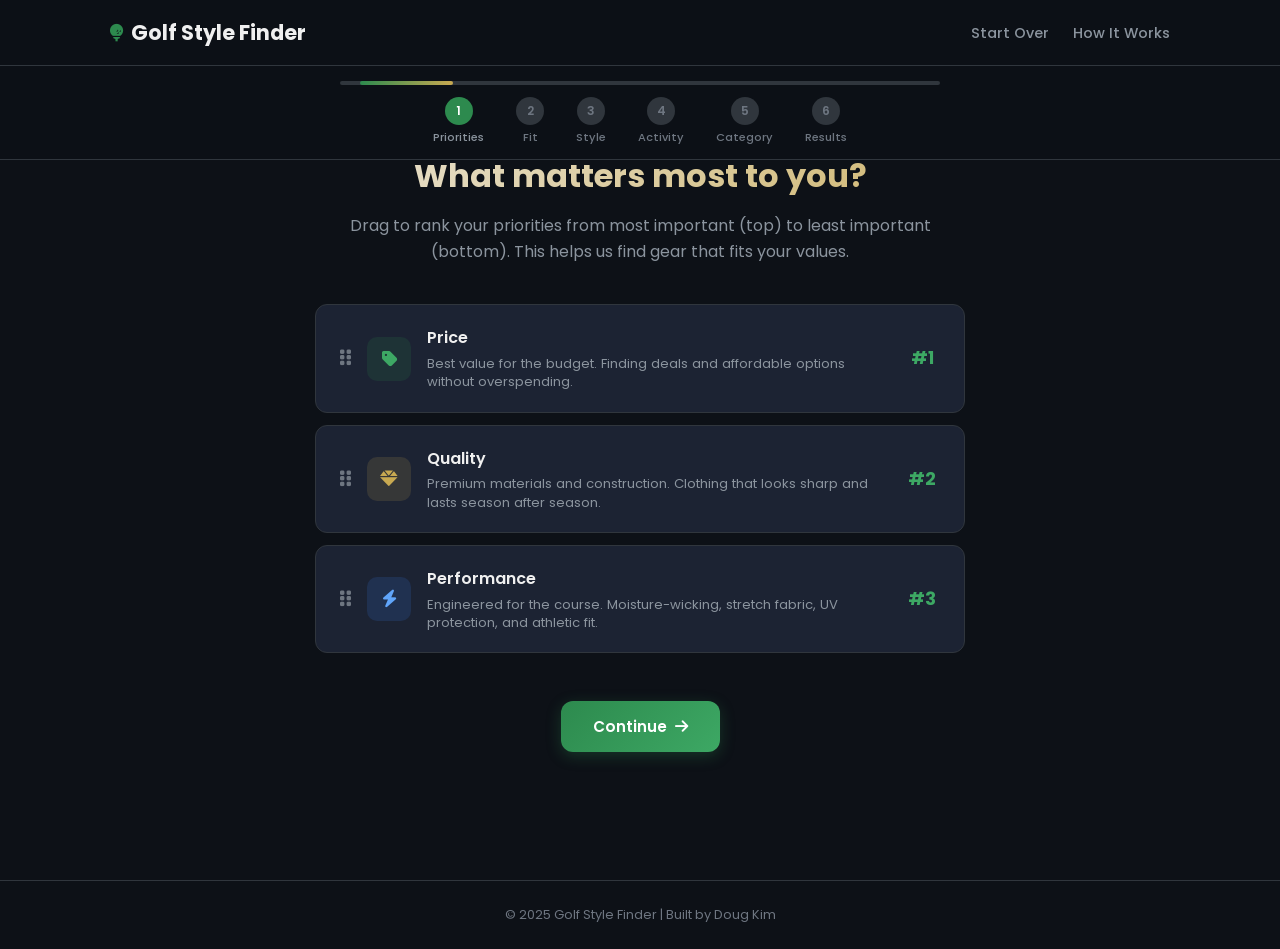
<file: golf-fashion.html>
<!DOCTYPE html>
<html lang="en">
<head>
    <meta charset="UTF-8">
    <meta name="viewport" content="width=device-width, initial-scale=1.0">
    <title>Golf Style Finder | Find Your Perfect Golf Look</title>
    <link rel="stylesheet" href="golf-fashion.css">
    <link rel="stylesheet" href="https://cdnjs.cloudflare.com/ajax/libs/font-awesome/6.0.0-beta3/css/all.min.css">
    <link rel="preconnect" href="https://fonts.googleapis.com">
    <link rel="preconnect" href="https://fonts.gstatic.com" crossorigin>
    <link href="https://fonts.googleapis.com/css2?family=Poppins:wght@300;400;500;600;700&display=swap" rel="stylesheet">
</head>
<body>
    <!-- Header -->
    <header>
        <div class="container">
            <div class="logo">
                <a href="golf-fashion.html"><i class="fas fa-golf-ball-tee"></i> Golf Style Finder</a>
            </div>
            <nav>
                <ul>
                    <li><a href="#" id="nav-restart">Start Over</a></li>
                    <li><a href="#" id="nav-about">How It Works</a></li>
                </ul>
            </nav>
            <div class="menu-toggle">
                <i class="fas fa-bars"></i>
            </div>
        </div>
    </header>

    <!-- Progress Bar -->
    <div class="progress-container">
        <div class="progress-bar">
            <div class="progress-fill" id="progressFill"></div>
        </div>
        <div class="progress-steps">
            <div class="progress-step active" data-step="1">
                <div class="step-circle">1</div>
                <span>Priorities</span>
            </div>
            <div class="progress-step" data-step="2">
                <div class="step-circle">2</div>
                <span>Fit</span>
            </div>
            <div class="progress-step" data-step="3">
                <div class="step-circle">3</div>
                <span>Style</span>
            </div>
            <div class="progress-step" data-step="4">
                <div class="step-circle">4</div>
                <span>Activity</span>
            </div>
            <div class="progress-step" data-step="5">
                <div class="step-circle">5</div>
                <span>Category</span>
            </div>
            <div class="progress-step" data-step="6">
                <div class="step-circle">6</div>
                <span>Results</span>
            </div>
        </div>
    </div>

    <!-- Main App Container -->
    <main class="app-main">

        <!-- Step 1: Priorities -->
        <section class="wizard-step active" id="step-1">
            <div class="container">
                <div class="step-header">
                    <h1>What matters most to you?</h1>
                    <p>Drag to rank your priorities from most important (top) to least important (bottom). This helps us find gear that fits your values.</p>
                </div>
                <div class="priority-ranker" id="priorityRanker">
                    <div class="priority-item" draggable="true" data-priority="price">
                        <div class="priority-handle"><i class="fas fa-grip-vertical"></i></div>
                        <div class="priority-icon"><i class="fas fa-tag"></i></div>
                        <div class="priority-info">
                            <h3>Price</h3>
                            <p>Best value for the budget. Finding deals and affordable options without overspending.</p>
                        </div>
                        <div class="priority-rank">#1</div>
                    </div>
                    <div class="priority-item" draggable="true" data-priority="quality">
                        <div class="priority-handle"><i class="fas fa-grip-vertical"></i></div>
                        <div class="priority-icon"><i class="fas fa-gem"></i></div>
                        <div class="priority-info">
                            <h3>Quality</h3>
                            <p>Premium materials and construction. Clothing that looks sharp and lasts season after season.</p>
                        </div>
                        <div class="priority-rank">#2</div>
                    </div>
                    <div class="priority-item" draggable="true" data-priority="performance">
                        <div class="priority-handle"><i class="fas fa-grip-vertical"></i></div>
                        <div class="priority-icon"><i class="fas fa-bolt"></i></div>
                        <div class="priority-info">
                            <h3>Performance</h3>
                            <p>Engineered for the course. Moisture-wicking, stretch fabric, UV protection, and athletic fit.</p>
                        </div>
                        <div class="priority-rank">#3</div>
                    </div>
                </div>
                <div class="step-actions">
                    <button class="btn primary-btn next-btn" data-next="2">Continue <i class="fas fa-arrow-right"></i></button>
                </div>
            </div>
        </section>

        <!-- Step 2: Fit Profile -->
        <section class="wizard-step" id="step-2">
            <div class="container">
                <div class="step-header">
                    <h1>Let's find your fit</h1>
                    <p>Tell us about yourself so we can recommend the right sizes and cuts.</p>
                </div>
                <div class="fit-form">
                    <div class="form-row">
                        <div class="form-field">
                            <label>Gender</label>
                            <div class="option-cards" data-field="gender">
                                <div class="option-card" data-value="mens">
                                    <i class="fas fa-mars"></i>
                                    <span>Men's</span>
                                </div>
                                <div class="option-card" data-value="womens">
                                    <i class="fas fa-venus"></i>
                                    <span>Women's</span>
                                </div>
                                <div class="option-card" data-value="unisex">
                                    <i class="fas fa-genderless"></i>
                                    <span>Unisex</span>
                                </div>
                            </div>
                        </div>
                    </div>
                    <div class="form-row two-col">
                        <div class="form-field">
                            <label for="height">Height</label>
                            <div class="input-group">
                                <select id="heightFeet" class="form-select">
                                    <option value="">Feet</option>
                                    <option value="4">4'</option>
                                    <option value="5">5'</option>
                                    <option value="6">6'</option>
                                    <option value="7">7'</option>
                                </select>
                                <select id="heightInches" class="form-select">
                                    <option value="">Inches</option>
                                    <option value="0">0"</option>
                                    <option value="1">1"</option>
                                    <option value="2">2"</option>
                                    <option value="3">3"</option>
                                    <option value="4">4"</option>
                                    <option value="5">5"</option>
                                    <option value="6">6"</option>
                                    <option value="7">7"</option>
                                    <option value="8">8"</option>
                                    <option value="9">9"</option>
                                    <option value="10">10"</option>
                                    <option value="11">11"</option>
                                </select>
                            </div>
                        </div>
                        <div class="form-field">
                            <label for="weight">Weight (lbs)</label>
                            <input type="number" id="weight" class="form-input" placeholder="e.g. 180" min="80" max="400">
                        </div>
                    </div>
                    <div class="form-row">
                        <div class="form-field">
                            <label>Preferred Fit</label>
                            <div class="option-cards" data-field="fit">
                                <div class="option-card" data-value="athletic">
                                    <i class="fas fa-person-running"></i>
                                    <span>Athletic / Slim</span>
                                    <small>Tapered, close to body</small>
                                </div>
                                <div class="option-card" data-value="regular">
                                    <i class="fas fa-person-walking"></i>
                                    <span>Regular</span>
                                    <small>Standard comfortable fit</small>
                                </div>
                                <div class="option-card" data-value="relaxed">
                                    <i class="fas fa-person"></i>
                                    <span>Relaxed</span>
                                    <small>Generous room throughout</small>
                                </div>
                            </div>
                        </div>
                    </div>
                </div>
                <div class="step-actions">
                    <button class="btn secondary-btn prev-btn" data-prev="1"><i class="fas fa-arrow-left"></i> Back</button>
                    <button class="btn primary-btn next-btn" data-next="3">Continue <i class="fas fa-arrow-right"></i></button>
                </div>
            </div>
        </section>

        <!-- Step 3: Style Preferences -->
        <section class="wizard-step" id="step-3">
            <div class="container">
                <div class="step-header">
                    <h1>What's your style on the course?</h1>
                    <p>Select the aesthetic that best matches your vibe. Pick one or multiple.</p>
                </div>
                <div class="style-grid" data-field="style">
                    <div class="style-card" data-value="classic">
                        <div class="style-visual classic-visual">
                            <i class="fas fa-crown"></i>
                        </div>
                        <h3>Classic / Traditional</h3>
                        <p>Timeless polo-and-slacks look. Think Augusta, clean lines, and refined colors.</p>
                        <div class="style-colors">
                            <span class="color-dot" style="background:#1a3a5c"></span>
                            <span class="color-dot" style="background:#ffffff"></span>
                            <span class="color-dot" style="background:#8b4513"></span>
                            <span class="color-dot" style="background:#2d5016"></span>
                        </div>
                    </div>
                    <div class="style-card" data-value="modern">
                        <div class="style-visual modern-visual">
                            <i class="fas fa-wand-magic-sparkles"></i>
                        </div>
                        <h3>Modern / Trendy</h3>
                        <p>Contemporary golf fashion. Slim fits, neutral tones, and elevated street-style influence.</p>
                        <div class="style-colors">
                            <span class="color-dot" style="background:#333333"></span>
                            <span class="color-dot" style="background:#c9b99a"></span>
                            <span class="color-dot" style="background:#5c6b73"></span>
                            <span class="color-dot" style="background:#f5f0e8"></span>
                        </div>
                    </div>
                    <div class="style-card" data-value="athletic">
                        <div class="style-visual athletic-visual">
                            <i class="fas fa-dumbbell"></i>
                        </div>
                        <h3>Athletic / Sporty</h3>
                        <p>Performance-first gear. Stretch fabrics, moisture management, and sport-tech looks.</p>
                        <div class="style-colors">
                            <span class="color-dot" style="background:#0057b8"></span>
                            <span class="color-dot" style="background:#ff4444"></span>
                            <span class="color-dot" style="background:#222222"></span>
                            <span class="color-dot" style="background:#00b894"></span>
                        </div>
                    </div>
                    <div class="style-card" data-value="bold">
                        <div class="style-visual bold-visual">
                            <i class="fas fa-fire"></i>
                        </div>
                        <h3>Bold / Statement</h3>
                        <p>Stand out on the course. Loud patterns, vibrant colors, and unique prints.</p>
                        <div class="style-colors">
                            <span class="color-dot" style="background:#ff6b35"></span>
                            <span class="color-dot" style="background:#f72585"></span>
                            <span class="color-dot" style="background:#7209b7"></span>
                            <span class="color-dot" style="background:#ffd60a"></span>
                        </div>
                    </div>
                </div>
                <div class="step-actions">
                    <button class="btn secondary-btn prev-btn" data-prev="2"><i class="fas fa-arrow-left"></i> Back</button>
                    <button class="btn primary-btn next-btn" data-next="4">Continue <i class="fas fa-arrow-right"></i></button>
                </div>
            </div>
        </section>

        <!-- Step 4: Athletic / Activity Requirements -->
        <section class="wizard-step" id="step-4">
            <div class="container">
                <div class="step-header">
                    <h1>How do you play?</h1>
                    <p>Your on-course activity shapes what fabrics and features work best.</p>
                </div>
                <div class="activity-form">
                    <div class="form-row">
                        <div class="form-field">
                            <label>How do you get around the course?</label>
                            <div class="option-cards" data-field="transport">
                                <div class="option-card" data-value="walk">
                                    <i class="fas fa-person-walking"></i>
                                    <span>Walk</span>
                                    <small>Need breathable, lightweight gear</small>
                                </div>
                                <div class="option-card" data-value="cart">
                                    <i class="fas fa-car-side"></i>
                                    <span>Cart</span>
                                    <small>Comfort is key</small>
                                </div>
                                <div class="option-card" data-value="both">
                                    <i class="fas fa-shuffle"></i>
                                    <span>Both</span>
                                    <small>Versatile all-around gear</small>
                                </div>
                            </div>
                        </div>
                    </div>
                    <div class="form-row">
                        <div class="form-field">
                            <label>What weather do you typically play in? (Select all that apply)</label>
                            <div class="option-cards multi-select" data-field="weather">
                                <div class="option-card" data-value="hot">
                                    <i class="fas fa-sun"></i>
                                    <span>Hot / Humid</span>
                                </div>
                                <div class="option-card" data-value="mild">
                                    <i class="fas fa-cloud-sun"></i>
                                    <span>Mild / Temperate</span>
                                </div>
                                <div class="option-card" data-value="cold">
                                    <i class="fas fa-snowflake"></i>
                                    <span>Cool / Cold</span>
                                </div>
                                <div class="option-card" data-value="rain">
                                    <i class="fas fa-cloud-rain"></i>
                                    <span>Rainy / Wet</span>
                                </div>
                            </div>
                        </div>
                    </div>
                    <div class="form-row">
                        <div class="form-field">
                            <label>How important is swing flexibility?</label>
                            <div class="range-slider">
                                <input type="range" id="flexibility" min="1" max="5" value="3" class="slider">
                                <div class="range-labels">
                                    <span>Not a concern</span>
                                    <span>Somewhat</span>
                                    <span>Critical</span>
                                </div>
                            </div>
                        </div>
                    </div>
                    <div class="form-row">
                        <div class="form-field">
                            <label>Any special feature needs? (Select all that apply)</label>
                            <div class="option-cards multi-select small-cards" data-field="features">
                                <div class="option-card" data-value="uv">
                                    <i class="fas fa-shield-halved"></i>
                                    <span>UV Protection</span>
                                </div>
                                <div class="option-card" data-value="moisture">
                                    <i class="fas fa-droplet"></i>
                                    <span>Moisture Wicking</span>
                                </div>
                                <div class="option-card" data-value="stretch">
                                    <i class="fas fa-expand"></i>
                                    <span>4-Way Stretch</span>
                                </div>
                                <div class="option-card" data-value="pockets">
                                    <i class="fas fa-box-open"></i>
                                    <span>Extra Pockets</span>
                                </div>
                                <div class="option-card" data-value="waterproof">
                                    <i class="fas fa-umbrella"></i>
                                    <span>Waterproof</span>
                                </div>
                                <div class="option-card" data-value="odor">
                                    <i class="fas fa-wind"></i>
                                    <span>Odor Resistant</span>
                                </div>
                            </div>
                        </div>
                    </div>
                </div>
                <div class="step-actions">
                    <button class="btn secondary-btn prev-btn" data-prev="3"><i class="fas fa-arrow-left"></i> Back</button>
                    <button class="btn primary-btn next-btn" data-next="5">Continue <i class="fas fa-arrow-right"></i></button>
                </div>
            </div>
        </section>

        <!-- Step 5: Category Selection -->
        <section class="wizard-step" id="step-5">
            <div class="container">
                <div class="step-header">
                    <h1>What are you shopping for?</h1>
                    <p>Select the categories you want recommendations for.</p>
                </div>
                <div class="category-grid" data-field="categories">
                    <div class="category-card" data-value="polos">
                        <div class="category-icon"><i class="fas fa-shirt"></i></div>
                        <h3>Polos</h3>
                        <p>The golf essential</p>
                    </div>
                    <div class="category-card" data-value="pants">
                        <div class="category-icon"><i class="fas fa-user-tie"></i></div>
                        <h3>Pants</h3>
                        <p>Full-length bottoms</p>
                    </div>
                    <div class="category-card" data-value="shorts">
                        <div class="category-icon"><i class="fas fa-scissors"></i></div>
                        <h3>Shorts</h3>
                        <p>Warm weather staple</p>
                    </div>
                    <div class="category-card" data-value="outerwear">
                        <div class="category-icon"><i class="fas fa-vest-patches"></i></div>
                        <h3>Outerwear</h3>
                        <p>Jackets, vests & layers</p>
                    </div>
                    <div class="category-card" data-value="shoes">
                        <div class="category-icon"><i class="fas fa-shoe-prints"></i></div>
                        <h3>Shoes</h3>
                        <p>Spikes & spikeless</p>
                    </div>
                    <div class="category-card" data-value="hats">
                        <div class="category-icon"><i class="fas fa-hat-cowboy"></i></div>
                        <h3>Hats</h3>
                        <p>Caps, visors & buckets</p>
                    </div>
                    <div class="category-card" data-value="baselayers">
                        <div class="category-icon"><i class="fas fa-layer-group"></i></div>
                        <h3>Base Layers</h3>
                        <p>Under-shirt performance</p>
                    </div>
                    <div class="category-card" data-value="accessories">
                        <div class="category-icon"><i class="fas fa-mitten"></i></div>
                        <h3>Accessories</h3>
                        <p>Gloves, belts & socks</p>
                    </div>
                </div>
                <div class="step-actions">
                    <button class="btn secondary-btn prev-btn" data-prev="4"><i class="fas fa-arrow-left"></i> Back</button>
                    <button class="btn primary-btn next-btn" id="findResultsBtn" data-next="6">Find My Gear <i class="fas fa-magnifying-glass"></i></button>
                </div>
            </div>
        </section>

        <!-- Step 6: Results -->
        <section class="wizard-step" id="step-6">
            <div class="container">
                <div class="step-header">
                    <h1>Your Personalized Picks</h1>
                    <p id="results-summary"></p>
                </div>

                <!-- Profile Summary Card -->
                <div class="profile-summary" id="profileSummary">
                    <!-- Populated by JS -->
                </div>

                <!-- Results Controls -->
                <div class="results-controls">
                    <div class="results-sort">
                        <label for="sortBy">Sort by:</label>
                        <select id="sortBy" class="form-select">
                            <option value="best-match">Best Match</option>
                            <option value="price-low">Price: Low to High</option>
                            <option value="price-high">Price: High to Low</option>
                            <option value="rating">Highest Rated</option>
                        </select>
                    </div>
                    <div class="results-count" id="resultsCount"></div>
                </div>

                <!-- Results Grid -->
                <div class="results-grid" id="resultsGrid">
                    <!-- Populated by JS -->
                </div>

                <div class="step-actions">
                    <button class="btn secondary-btn prev-btn" data-prev="5"><i class="fas fa-arrow-left"></i> Refine Selections</button>
                    <button class="btn primary-btn" id="restartBtn">Start Over <i class="fas fa-rotate-right"></i></button>
                </div>
            </div>
        </section>

    </main>

    <!-- Footer -->
    <footer>
        <div class="container">
            <p>&copy; 2025 Golf Style Finder | Built by Doug Kim</p>
        </div>
    </footer>

    <script src="golf-fashion.js"></script>
</body>
</html>
</file>
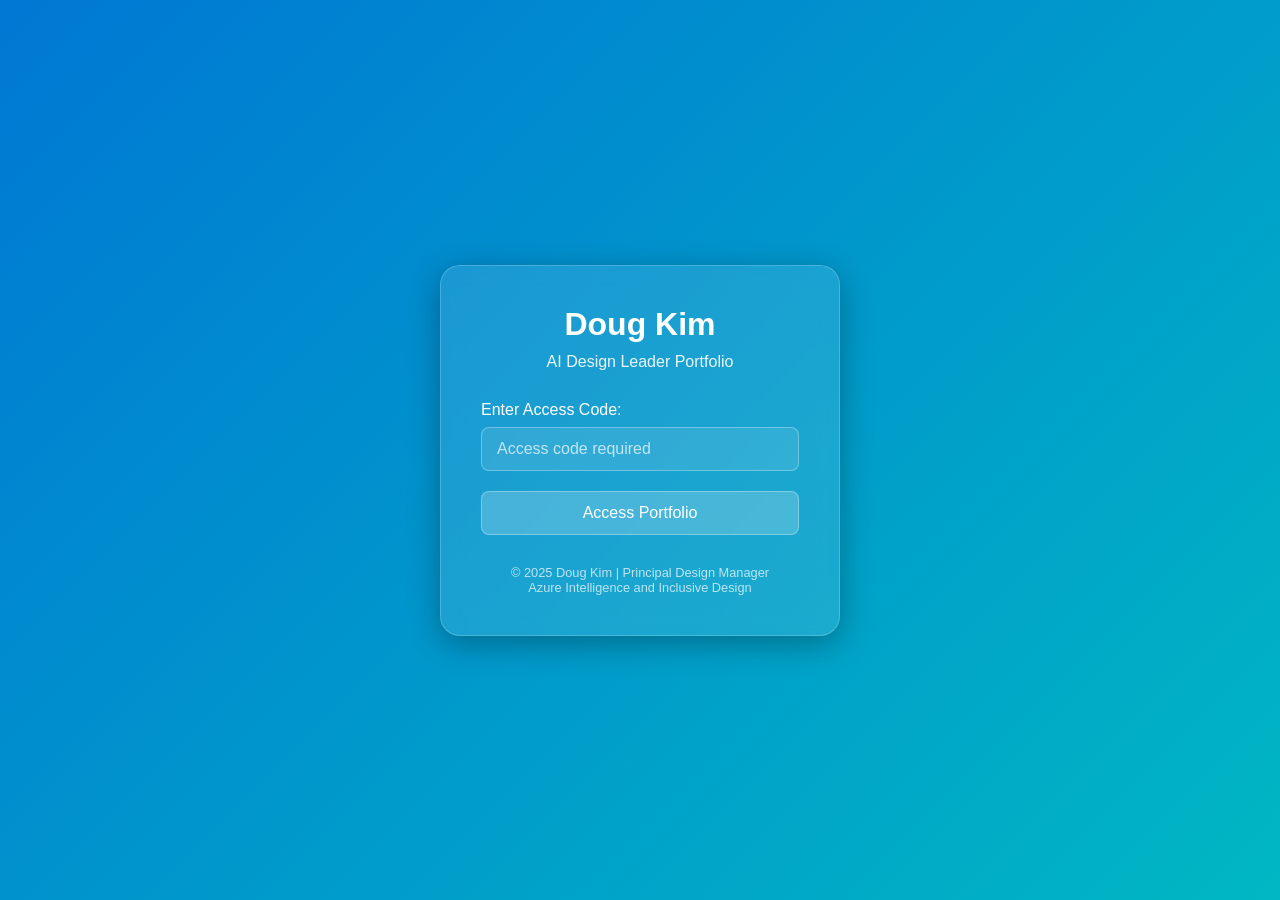
<file: inclusive-design.html>
<!DOCTYPE html>
<html lang="en">
<head>
    <meta charset="UTF-8">
    <meta name="viewport" content="width=device-width, initial-scale=1.0">
    <title>Microsoft Inclusive Design | Doug Kim Portfolio</title>
    <link rel="stylesheet" href="styles.css">
    <link rel="stylesheet" href="https://cdnjs.cloudflare.com/ajax/libs/font-awesome/6.0.0-beta3/css/all.min.css">
    <link rel="preconnect" href="https://fonts.googleapis.com">
    <link rel="preconnect" href="https://fonts.gstatic.com" crossorigin>
    <link href="https://fonts.googleapis.com/css2?family=Poppins:wght@300;400;500;600;700&display=swap" rel="stylesheet">
</head>
<body>
    <!-- Header -->
    <header>
        <div class="container">
            <div class="logo">
                <a href="index.html">Doug Kim</a>
            </div>
            <nav>
                <ul>
                    <li><a href="index.html#about">About</a></li>
                    <li><a href="index.html#portfolio">Portfolio</a></li>
                    <li><a href="index.html#experience">Experience</a></li>
                    <li><a href="index.html#publications">Publications</a></li>
                    <li><a href="index.html#contact">Contact</a></li>
                </ul>
            </nav>
            <div class="menu-toggle">
                <i class="fas fa-bars"></i>
            </div>
        </div>
    </header>

    <!-- Project Hero Section -->
    <section class="project-hero" style="background: linear-gradient(135deg, #00a4bd, #6c5ce7);">
        <div class="container">
            <div class="project-hero-content">
                <h1>Microsoft Inclusive Design</h1>
                <div class="separator"></div>
                <p>A methodology that enables and draws on the full range of human diversity</p>
            </div>
        </div>
    </section>

    <!-- Project Overview -->
    <section class="project-overview">
        <div class="container">
            <div class="section-header">
                <h2>Project Overview</h2>
                <div class="separator"></div>
            </div>
            <div class="project-overview-content">
                <div class="project-overview-text">
                    <p>Microsoft Inclusive Design is a methodology born out of digital environments that enables and draws on the full range of human diversity. Most importantly, this means including and learning from people with a range of perspectives.</p>
                    <p>As a key contributor to Microsoft's Inclusive Design initiatives, I helped develop principles, tools, and resources that guide teams in creating more accessible and inclusive products. This work has influenced design practices across Microsoft and beyond, helping to ensure that technology serves the needs of all users, regardless of their abilities or circumstances.</p>
                </div>
                <div class="project-overview-details">
                    <div class="project-detail">
                        <h3>Role</h3>
                        <p>Content Design Leader</p>
                    </div>
                    <div class="project-detail">
                        <h3>Timeline</h3>
                        <p>2016 - Present</p>
                    </div>
                    <div class="project-detail">
                        <h3>Team</h3>
                        <p>Design, Research, Content, Accessibility</p>
                    </div>
                </div>
            </div>
        </div>
    </section>

    <!-- Project Resources -->
    <section class="project-videos">
        <div class="container">
            <div class="section-header">
                <h2>Key Resources</h2>
                <div class="separator"></div>
                <p>Explore these essential tools and guides for implementing inclusive design</p>
            </div>
            <div class="video-grid">
                <div class="video-item">
                    <div class="video-container" style="background: linear-gradient(135deg, #00a4bd, #00d4ff); display: flex; align-items: center; justify-content: center;">
                        <img src="https://inclusive.microsoft.design/static/images/inclusive-ai-hero.svg" alt="In Pursuit of Inclusive AI" style="width: 60%; height: auto;">
                    </div>
                    <div class="video-info">
                        <h3>In Pursuit of Inclusive AI</h3>
                        <p>This primer helps teams understand how bias affects artificial intelligence and provides guidance on creating more inclusive AI systems that serve diverse user needs.</p>
                        <a href="https://inclusive.microsoft.design/tools-and-activities/" class="btn secondary-btn" target="_blank">View Resource</a>
                    </div>
                </div>
                <div class="video-item">
                    <div class="video-container" style="background: linear-gradient(135deg, #00b894, #55efc4); display: flex; align-items: center; justify-content: center;">
                        <img src="https://inclusive.microsoft.design/static/images/inclusive-cognition-hero.svg" alt="Inclusive Design for Cognition" style="width: 60%; height: auto;">
                    </div>
                    <div class="video-info">
                        <h3>Inclusive Design for Cognition</h3>
                        <p>This guidebook introduces inclusive design for cognition, helping teams build products that account for the amazing diversity of human cognitive abilities and limitations.</p>
                        <a href="https://inclusive.microsoft.design/tools-and-activities/" class="btn secondary-btn" target="_blank">View Resource</a>
                    </div>
                </div>
                <div class="video-item">
                    <div class="video-container" style="background: linear-gradient(135deg, #6c5ce7, #a29bfe); display: flex; align-items: center; justify-content: center;">
                        <img src="https://inclusive.microsoft.design/static/images/respecting-focus-hero.svg" alt="Respecting Focus" style="width: 60%; height: auto;">
                    </div>
                    <div class="video-info">
                        <h3>Respecting Focus</h3>
                        <p>This behavior guide for intelligent systems helps designers create experiences that respect user attention and focus, particularly important in an age of constant digital interruptions.</p>
                        <a href="https://inclusive.microsoft.design/tools-and-activities/" class="btn secondary-btn" target="_blank">View Resource</a>
                    </div>
                </div>
            </div>
        </div>
    </section>

    <!-- Design Process -->
    <section class="design-process">
        <div class="container">
            <div class="section-header">
                <h2>Inclusive Design Principles</h2>
                <div class="separator"></div>
            </div>
            <div class="process-steps">
                <div class="process-step">
                    <div class="step-number">01</div>
                    <h3>Recognize Exclusion</h3>
                    <p>We acknowledge bias and recognize exclusions that happen because of mismatches between people and experiences. By identifying these exclusions, we can turn them into opportunities for innovation.</p>
                </div>
                <div class="process-step">
                    <div class="step-number">02</div>
                    <h3>Learn from Diversity</h3>
                    <p>Inclusive Design puts people in the center throughout the process. Their fresh, diverse perspectives are the key to true insight. We engage with people who have different perspectives to learn from their experiences.</p>
                </div>
                <div class="process-step">
                    <div class="step-number">03</div>
                    <h3>Solve for One, Extend to Many</h3>
                    <p>Everyone has abilities and limits. Creating products for people with permanent disabilities creates results that benefit everyone. Solutions that work well for people with permanent disabilities often work well for everyone.</p>
                </div>
                <div class="process-step">
                    <div class="step-number">04</div>
                    <h3>Inclusive Design is for You</h3>
                    <p>Whether you're a program manager, engineer, data scientist, designer, or anyone else who helps create products and services, Inclusive Design is a practice you can follow to create more accessible and usable solutions.</p>
                </div>
            </div>
        </div>
    </section>

    <!-- Challenges & Solutions -->
    <section class="challenges-solutions">
        <div class="container">
            <div class="section-header">
                <h2>Challenges & Solutions</h2>
                <div class="separator"></div>
            </div>
            <div class="challenges-grid">
                <div class="challenge-item">
                    <h3>Cognitive Accessibility</h3>
                    <p><strong>Challenge:</strong> Many digital experiences fail to account for the diversity of human cognition, creating barriers for users with different cognitive abilities.</p>
                    <p><strong>Solution:</strong> We developed the Inclusive Design for Cognition framework to help teams understand and design for cognitive diversity, including attention, memory, and executive function.</p>
                </div>
                <div class="challenge-item">
                    <h3>AI Bias</h3>
                    <p><strong>Challenge:</strong> AI systems often reflect and amplify existing biases, leading to exclusionary experiences for marginalized groups.</p>
                    <p><strong>Solution:</strong> Our "In Pursuit of Inclusive AI" primer provides guidance on recognizing and mitigating bias in AI systems, helping teams create more equitable AI experiences.</p>
                </div>
                <div class="challenge-item">
                    <h3>Digital Interruptions</h3>
                    <p><strong>Challenge:</strong> Modern digital experiences frequently interrupt users, creating particular challenges for people with attention-related disabilities.</p>
                    <p><strong>Solution:</strong> The "Respecting Focus" guide helps teams design intelligent systems that respect user attention and minimize disruptive interruptions.</p>
                </div>
                <div class="challenge-item">
                    <h3>Physical Accessibility</h3>
                    <p><strong>Challenge:</strong> Physical products often have fixed forms that don't accommodate the full range of human abilities and body types.</p>
                    <p><strong>Solution:</strong> Our "Devices, Accessories, and Augmentations" resource guides teams in designing adjustable and adaptable physical products that meet diverse needs.</p>
                </div>
            </div>
        </div>
    </section>

    <!-- Results & Impact -->
    <section class="results-impact">
        <div class="container">
            <div class="section-header">
                <h2>Results & Impact</h2>
                <div class="separator"></div>
            </div>
            <div class="results-content">
                <div class="result-item">
                    <div class="result-icon">
                        <i class="fas fa-award"></i>
                    </div>
                    <h3>Industry Recognition</h3>
                    <p>The Inclusive Design Principles won the 2017 IXDA Best of Empowering category award, establishing Microsoft as a leader in inclusive design.</p>
                </div>
                <div class="result-item">
                    <div class="result-icon">
                        <i class="fas fa-globe"></i>
                    </div>
                    <h3>Global Adoption</h3>
                    <p>Microsoft's Inclusive Design methodology has been adopted by organizations worldwide, influencing product development across industries.</p>
                </div>
                <div class="result-item">
                    <div class="result-icon">
                        <i class="fas fa-users"></i>
                    </div>
                    <h3>Cultural Shift</h3>
                    <p>The principles have driven a cultural shift within Microsoft, with inclusive design practices now integrated into product development processes across the company.</p>
                </div>
                <div class="result-item">
                    <div class="result-icon">
                        <i class="fas fa-universal-access"></i>
                    </div>
                    <h3>More Accessible Products</h3>
                    <p>Microsoft products have become more accessible and usable for people with diverse abilities, leading to improved experiences for all users.</p>
                </div>
            </div>
        </div>
    </section>

    <!-- Additional Resources -->
    <section class="design-process">
        <div class="container">
            <div class="section-header">
                <h2>Additional Resources</h2>
                <div class="separator"></div>
            </div>
            <div class="process-steps" style="display: grid; grid-template-columns: repeat(2, 1fr); gap: 30px;">
                <div class="challenge-item">
                    <h3>Inclusive 101 Guidebook</h3>
                    <p>A comprehensive introduction to the world of inclusive design. Learn the basics and shift your design thinking toward universal solutions.</p>
                    <a href="https://inclusive.microsoft.design/tools-and-activities/" class="btn secondary-btn" target="_blank" style="margin-top: 15px;">Access Resource</a>
                </div>
                <div class="challenge-item">
                    <h3>Inclusive Design for Mental Health</h3>
                    <p>This guide extends our cognitive framework into mental health and how to respect it in product experiences.</p>
                    <a href="https://inclusive.microsoft.design/tools-and-activities/" class="btn secondary-btn" target="_blank" style="margin-top: 15px;">Access Resource</a>
                </div>
                <div class="challenge-item">
                    <h3>Case Studies: Creating for Cognition</h3>
                    <p>Browse our curated selection of stories about how employees and customers reduced cognitive exclusion in their products.</p>
                    <a href="https://inclusive.microsoft.design/tools-and-activities/" class="btn secondary-btn" target="_blank" style="margin-top: 15px;">Access Resource</a>
                </div>
                <div class="challenge-item">
                    <h3>Inclusive Design for Cognition Worksheet</h3>
                    <p>This worksheet is a step-by-step process on integrating inclusive design for cognition methodology into your creation process.</p>
                    <a href="https://inclusive.microsoft.design/tools-and-activities/" class="btn secondary-btn" target="_blank" style="margin-top: 15px;">Access Resource</a>
                </div>
            </div>
        </div>
    </section>

    <!-- Next Project -->
    <section class="next-project">
        <div class="container">
            <h2>Return to Portfolio</h2>
            <a href="index.html#portfolio" class="btn primary-btn">View All Projects</a>
        </div>
    </section>

    <!-- Footer -->
    <footer>
        <div class="container">
            <p>&copy; 2025 Doug Kim | Principal Design Manager, Azure Intelligence and Inclusive Design</p>
        </div>
    </footer>

    <script>
        // Check authentication before loading content
        if (sessionStorage.getItem('portfolioAccess') !== 'granted') {
            window.location.href = 'login.html';
        }
    </script>
    <script src="script.js"></script>
</body>
</html>
</file>
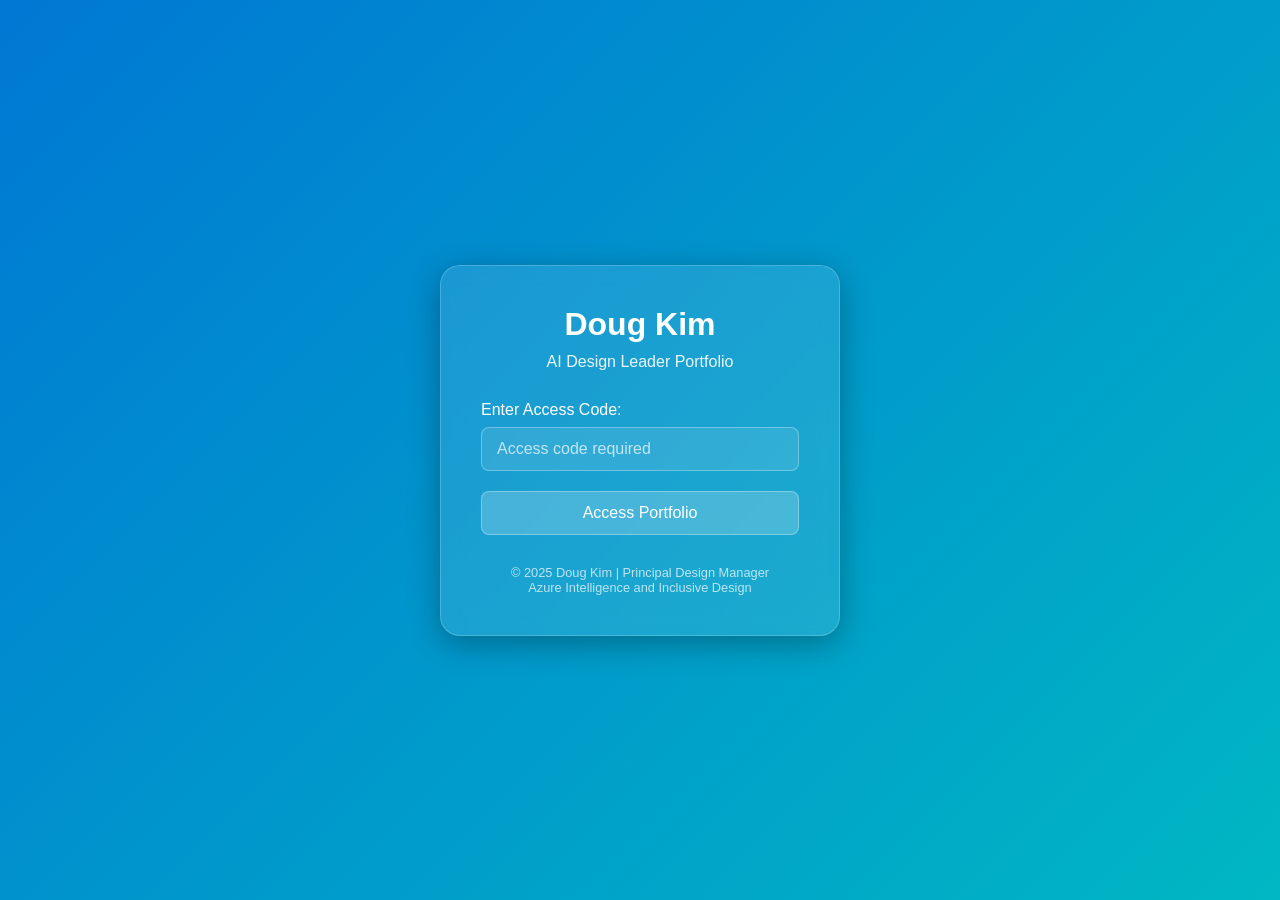
<file: login.html>
<!DOCTYPE html>
<html lang="en">
<head>
    <meta charset="UTF-8">
    <meta name="viewport" content="width=device-width, initial-scale=1.0">
    <title>Portfolio Access - Doug Kim</title>
    <style>
        * {
            margin: 0;
            padding: 0;
            box-sizing: border-box;
        }

        body {
            font-family: 'Arial', sans-serif;
            background: linear-gradient(135deg, #0078d4 0%, #00b7c3 100%);
            min-height: 100vh;
            display: flex;
            align-items: center;
            justify-content: center;
            color: white;
        }

        .login-container {
            background: rgba(255, 255, 255, 0.1);
            backdrop-filter: blur(10px);
            border-radius: 20px;
            padding: 40px;
            box-shadow: 0 8px 32px rgba(0, 0, 0, 0.3);
            border: 1px solid rgba(255, 255, 255, 0.2);
            text-align: center;
            max-width: 400px;
            width: 90%;
        }

        .logo {
            font-size: 2rem;
            font-weight: bold;
            margin-bottom: 10px;
            color: white;
        }

        .subtitle {
            font-size: 1rem;
            margin-bottom: 30px;
            opacity: 0.9;
        }

        .form-group {
            margin-bottom: 20px;
            text-align: left;
        }

        label {
            display: block;
            margin-bottom: 8px;
            font-weight: 500;
        }

        input[type="password"] {
            width: 100%;
            padding: 12px 15px;
            border: 1px solid rgba(255, 255, 255, 0.3);
            background: rgba(255, 255, 255, 0.1);
            color: white;
            border-radius: 8px;
            font-size: 1rem;
            transition: all 0.3s ease;
        }

        input[type="password"]:focus {
            outline: none;
            border-color: rgba(255, 255, 255, 0.6);
            background: rgba(255, 255, 255, 0.2);
        }

        input[type="password"]::placeholder {
            color: rgba(255, 255, 255, 0.7);
        }

        .login-btn {
            width: 100%;
            padding: 12px;
            background: rgba(255, 255, 255, 0.2);
            color: white;
            border: 1px solid rgba(255, 255, 255, 0.3);
            border-radius: 8px;
            font-size: 1rem;
            font-weight: 500;
            cursor: pointer;
            transition: all 0.3s ease;
        }

        .login-btn:hover {
            background: rgba(255, 255, 255, 0.3);
            transform: translateY(-2px);
        }

        .error-message {
            color: #ff6b6b;
            margin-top: 15px;
            font-size: 0.9rem;
            display: none;
        }

        .footer {
            margin-top: 30px;
            font-size: 0.8rem;
            opacity: 0.7;
        }

        @media (max-width: 480px) {
            .login-container {
                padding: 30px 20px;
            }
            
            .logo {
                font-size: 1.5rem;
            }
        }
    </style>
</head>
<body>
    <div class="login-container">
        <div class="logo">Doug Kim</div>
        <div class="subtitle">AI Design Leader Portfolio</div>
        
        <form id="loginForm">
            <div class="form-group">
                <label for="password">Enter Access Code:</label>
                <input type="password" id="password" placeholder="Access code required" required>
            </div>
            
            <button type="submit" class="login-btn">Access Portfolio</button>
            
            <div id="errorMessage" class="error-message">
                Invalid access code. Please try again.
            </div>
        </form>
        
        <div class="footer">
            © 2025 Doug Kim | Principal Design Manager<br>
            Azure Intelligence and Inclusive Design
        </div>
    </div>

    <script>
        // Simple password protection
        // In production, you'd want to use a more secure method
        const correctPassword = 'DougKim2025'; // Change this to your desired password
        
        document.getElementById('loginForm').addEventListener('submit', function(e) {
            e.preventDefault();
            
            const enteredPassword = document.getElementById('password').value;
            const errorMessage = document.getElementById('errorMessage');
            
            if (enteredPassword === correctPassword) {
                // Store authentication in sessionStorage
                sessionStorage.setItem('portfolioAccess', 'granted');
                // Redirect to main portfolio
                window.location.href = 'index.html';
            } else {
                errorMessage.style.display = 'block';
                document.getElementById('password').value = '';
                
                // Hide error message after 3 seconds
                setTimeout(() => {
                    errorMessage.style.display = 'none';
                }, 3000);
            }
        });

        // Check if already authenticated
        if (sessionStorage.getItem('portfolioAccess') === 'granted') {
            window.location.href = 'index.html';
        }
    </script>
</body>
</html>
</file>
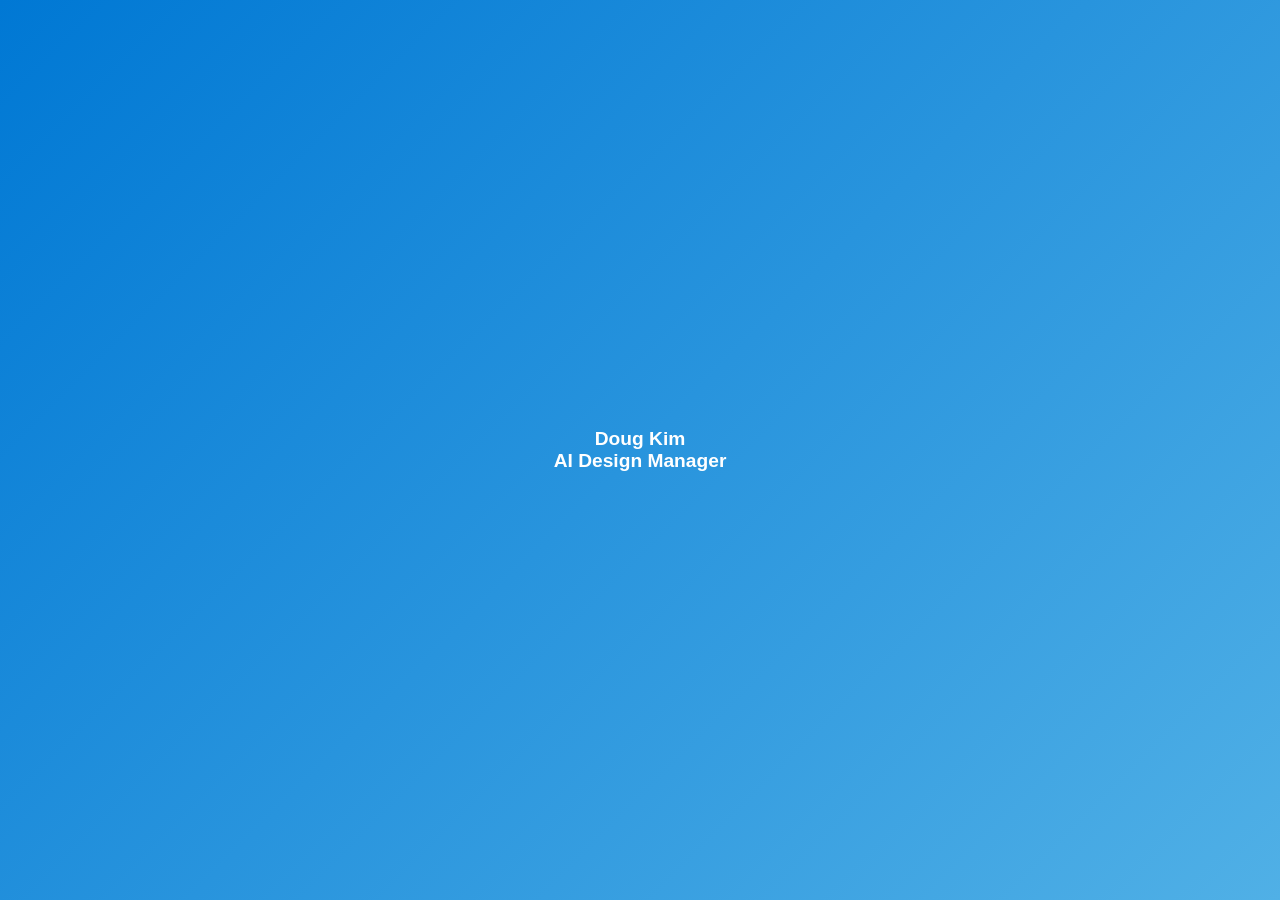
<file: placeholder.html>
<!DOCTYPE html>
<html lang="en">
<head>
    <meta charset="UTF-8">
    <meta name="viewport" content="width=device-width, initial-scale=1.0">
    <title>Image Placeholder</title>
    <style>
        body, html {
            font-family: 'Arial', sans-serif;
            margin: 0;
            padding: 0;
            width: 100%;
            height: 100%;
            overflow: hidden;
            background-color: #121212;
        }
        
        .placeholder {
            width: 100%;
            height: 100%;
            display: flex;
            justify-content: center;
            align-items: center;
            color: white;
            font-weight: bold;
            text-align: center;
            padding: 20px;
            box-sizing: border-box;
            font-size: 1.2rem;
        }
        
        /* Hide all placeholders by default */
        .placeholder {
            display: none;
        }
        
        /* Show the profile placeholder by default */
        .profile {
            display: flex;
            background: linear-gradient(135deg, #0078d4, #50b0e6);
        }
        
        /* Project placeholders with different Azure blue shades */
        .project1 {
            background: linear-gradient(135deg, #0078d4, #50b0e6);
        }
        
        .project2 {
            background: linear-gradient(135deg, #0078d4, #00b7c3);
        }
        
        .project3 {
            background: linear-gradient(135deg, #50b0e6, #00b7c3);
        }
        
        .project4 {
            background: linear-gradient(135deg, #0078d4, #004e8c);
        }
        
        .project5 {
            background: linear-gradient(135deg, #50b0e6, #81d4fa);
        }
        
        .project6 {
            background: linear-gradient(135deg, #00b7c3, #4fc3f7);
        }
    </style>
</head>
<body>
    <div class="placeholder profile">Doug Kim<br>AI Design Manager</div>
    <div class="placeholder project1">AI Assistant Dashboard</div>
    <div class="placeholder project2">Healthcare Chatbot</div>
    <div class="placeholder project3">Predictive Analytics Tool</div>
    <div class="placeholder project4">Smart Home Interface</div>
    <div class="placeholder project5">Data Visualization Platform</div>
    <div class="placeholder project6">Retail AI Assistant</div>
    
    <script>
        // Show the appropriate placeholder based on URL hash
        function showPlaceholder() {
            // Get the hash from the URL (e.g., #project1)
            const hash = window.location.hash.substring(1);
            
            // Hide all placeholders
            const placeholders = document.querySelectorAll('.placeholder');
            placeholders.forEach(p => p.style.display = 'none');
            
            // If there's a hash, show the corresponding placeholder
            if (hash) {
                const targetPlaceholder = document.querySelector('.' + hash);
                if (targetPlaceholder) {
                    targetPlaceholder.style.display = 'flex';
                } else {
                    // If no matching placeholder, show profile as default
                    document.querySelector('.profile').style.display = 'flex';
                }
            } else {
                // If no hash, show profile as default
                document.querySelector('.profile').style.display = 'flex';
            }
        }
        
        // Run on page load
        showPlaceholder();
        
        // Run when hash changes
        window.addEventListener('hashchange', showPlaceholder);
    </script>
</body>
</html>
</file>
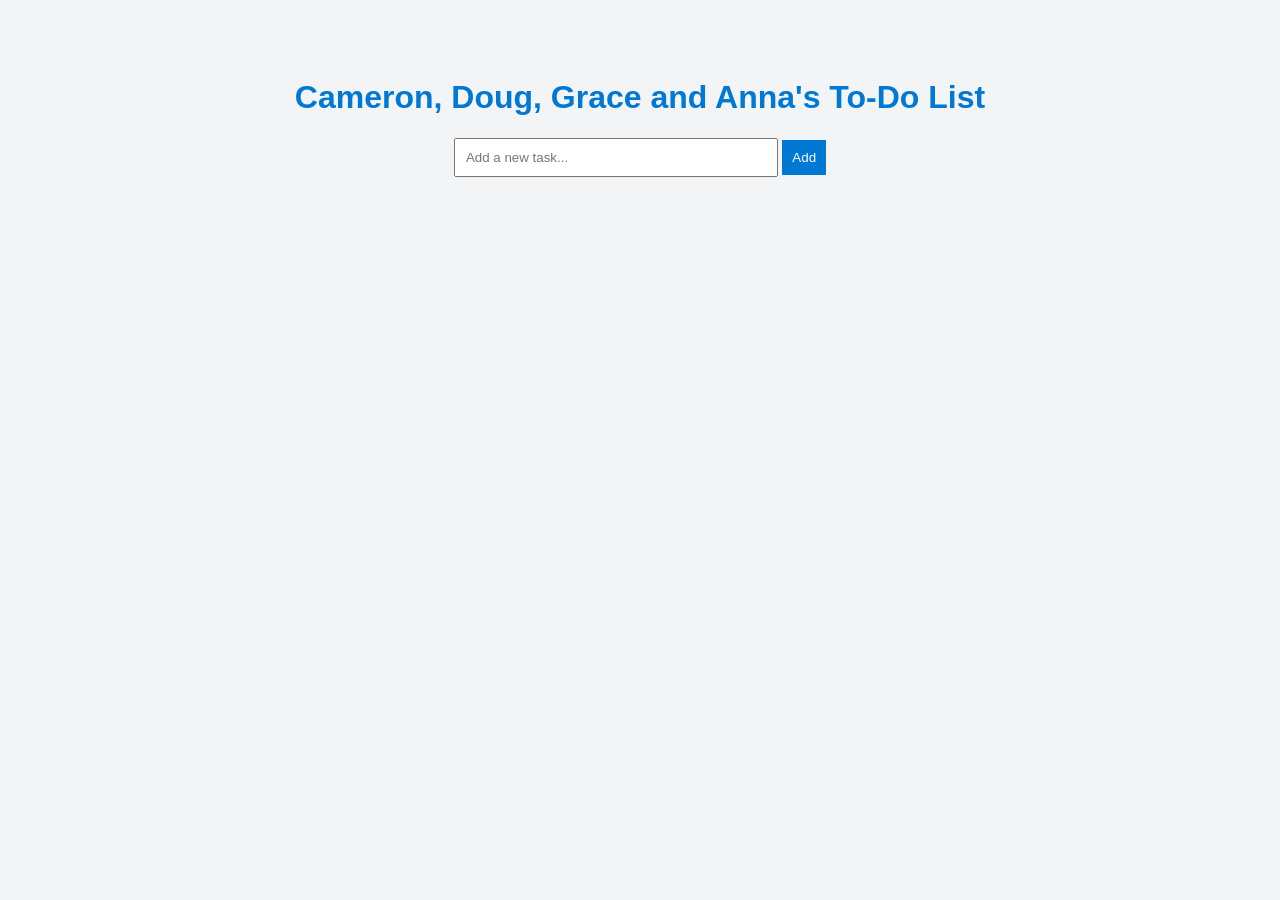
<file: todo-list.html>
<!DOCTYPE html>
<html lang="en">
<head>
    <meta charset="UTF-8">
    <meta name="viewport" content="width=device-width, initial-scale=1.0">
    <title>Cameron, Grace, Doug, and Anna's To-Do List</title>
    <style>
        body {
            font-family: Arial, sans-serif;
            background-color: #f3f4f6;
            color: #333;
            text-align: center;
            padding: 50px;
        }
        h1 {
            color: #0078d4;
        }
        #todo-form {
            margin-bottom: 20px;
        }
        #todo-input {
            padding: 10px;
            width: 300px;
        }
        #add-button {
            padding: 10px;
            background-color: #0078d4;
            color: white;
            border: none;
            cursor: pointer;
        }
        #todo-list {
            list-style-type: none;
            padding: 0;
        }
        .todo-item {
            padding: 10px;
            border: 1px solid #0078d4;
            margin: 5px 0;
            display: flex;
            justify-content: space-between;
            align-items: center;
        }
        .delete-button {
            background-color: red;
            color: white;
            border: none;
            cursor: pointer;
        }
    </style>
</head>
<body>
    <h1>Cameron, Doug, Grace and Anna's To-Do List</h1>
    <div id="todo-form">
        <input type="text" id="todo-input" placeholder="Add a new task...">
        <button id="add-button">Add</button>
    </div>
    <ul id="todo-list"></ul>

    <script>
        const addButton = document.getElementById('add-button');
        const todoInput = document.getElementById('todo-input');
        const todoList = document.getElementById('todo-list');

        addButton.addEventListener('click', function() {
            const taskText = todoInput.value;
            if (taskText) {
                const listItem = document.createElement('li');
                listItem.className = 'todo-item';
                listItem.innerHTML = `
                    <input type="checkbox" class="todo-checkbox"> ${taskText} <button class="delete-button">Delete</button>
                `;
                todoList.appendChild(listItem);
                todoInput.value = '';

                const deleteButton = listItem.querySelector('.delete-button');
                deleteButton.addEventListener('click', function() {
                    todoList.removeChild(listItem);
                });
            }
        });
    </script>
</body>
</html>
</file>
<file: golf-fashion.css>
/* ============================================
   Golf Style Finder - Complete Stylesheet
   ============================================ */

/* CSS Variables */
:root {
    --primary-color: #2d8a4e;
    --primary-light: #3da864;
    --primary-dark: #1e6b38;
    --secondary-color: #1a7a3a;
    --accent-color: #c8a951;
    --accent-light: #e0c870;
    --dark-color: #0d1117;
    --dark-surface: #161b22;
    --dark-card: #1c2333;
    --dark-border: #30363d;
    --text-color: #f0f0f0;
    --text-muted: #8b949e;
    --text-dim: #6e7681;
    --success: #2ea043;
    --warning: #d29922;
    --danger: #f85149;
    --radius: 12px;
    --radius-sm: 8px;
    --radius-lg: 16px;
    --shadow: 0 4px 24px rgba(0, 0, 0, 0.3);
    --shadow-lg: 0 8px 40px rgba(0, 0, 0, 0.4);
    --transition: all 0.3s ease;
}

/* Reset & Base */
* {
    margin: 0;
    padding: 0;
    box-sizing: border-box;
}

html {
    scroll-behavior: smooth;
}

body {
    font-family: 'Poppins', sans-serif;
    background-color: var(--dark-color);
    color: var(--text-color);
    line-height: 1.6;
    min-height: 100vh;
}

.container {
    max-width: 1100px;
    margin: 0 auto;
    padding: 0 20px;
}

/* ============================================
   Header
   ============================================ */
header {
    position: fixed;
    top: 0;
    left: 0;
    width: 100%;
    z-index: 1000;
    padding: 16px 0;
    background: rgba(13, 17, 23, 0.85);
    backdrop-filter: blur(20px);
    border-bottom: 1px solid var(--dark-border);
    transition: var(--transition);
}

header .container {
    display: flex;
    justify-content: space-between;
    align-items: center;
}

.logo a {
    color: var(--text-color);
    text-decoration: none;
    font-size: 1.3rem;
    font-weight: 700;
    display: flex;
    align-items: center;
    gap: 8px;
}

.logo a i {
    color: var(--primary-color);
    font-size: 1.1rem;
}

nav ul {
    list-style: none;
    display: flex;
    gap: 24px;
}

nav ul li a {
    color: var(--text-muted);
    text-decoration: none;
    font-size: 0.9rem;
    font-weight: 500;
    transition: var(--transition);
}

nav ul li a:hover {
    color: var(--primary-light);
}

.menu-toggle {
    display: none;
    cursor: pointer;
    color: var(--text-color);
    font-size: 1.3rem;
}

/* ============================================
   Progress Bar
   ============================================ */
.progress-container {
    position: fixed;
    top: 65px;
    left: 0;
    width: 100%;
    z-index: 999;
    background: rgba(13, 17, 23, 0.95);
    backdrop-filter: blur(20px);
    padding: 16px 0 12px;
    border-bottom: 1px solid var(--dark-border);
}

.progress-bar {
    max-width: 600px;
    margin: 0 auto 12px;
    height: 4px;
    background: var(--dark-border);
    border-radius: 2px;
    overflow: hidden;
    padding: 0 20px;
}

.progress-fill {
    height: 100%;
    width: 16.66%;
    background: linear-gradient(90deg, var(--primary-color), var(--accent-color));
    border-radius: 2px;
    transition: width 0.5s ease;
}

.progress-steps {
    display: flex;
    justify-content: center;
    gap: 32px;
    max-width: 700px;
    margin: 0 auto;
    padding: 0 20px;
}

.progress-step {
    display: flex;
    flex-direction: column;
    align-items: center;
    gap: 4px;
    cursor: default;
}

.step-circle {
    width: 28px;
    height: 28px;
    border-radius: 50%;
    background: var(--dark-border);
    color: var(--text-dim);
    display: flex;
    align-items: center;
    justify-content: center;
    font-size: 0.75rem;
    font-weight: 600;
    transition: var(--transition);
}

.progress-step.active .step-circle,
.progress-step.completed .step-circle {
    background: var(--primary-color);
    color: white;
}

.progress-step.completed .step-circle {
    background: var(--success);
}

.progress-step span {
    font-size: 0.7rem;
    color: var(--text-dim);
    font-weight: 500;
    transition: var(--transition);
}

.progress-step.active span,
.progress-step.completed span {
    color: var(--text-muted);
}

/* ============================================
   Main App
   ============================================ */
.app-main {
    padding-top: 150px;
    min-height: calc(100vh - 60px);
}

.wizard-step {
    display: none;
    animation: fadeSlideIn 0.4s ease;
}

.wizard-step.active {
    display: block;
}

@keyframes fadeSlideIn {
    from {
        opacity: 0;
        transform: translateY(20px);
    }
    to {
        opacity: 1;
        transform: translateY(0);
    }
}

.step-header {
    text-align: center;
    margin-bottom: 40px;
}

.step-header h1 {
    font-size: 2rem;
    font-weight: 700;
    margin-bottom: 12px;
    background: linear-gradient(135deg, var(--text-color), var(--accent-color));
    -webkit-background-clip: text;
    -webkit-text-fill-color: transparent;
    background-clip: text;
}

.step-header p {
    color: var(--text-muted);
    font-size: 1rem;
    max-width: 600px;
    margin: 0 auto;
}

/* ============================================
   Step Actions (Next/Back buttons)
   ============================================ */
.step-actions {
    display: flex;
    justify-content: center;
    gap: 16px;
    margin-top: 48px;
    padding-bottom: 40px;
}

.btn {
    display: inline-flex;
    align-items: center;
    gap: 8px;
    padding: 14px 32px;
    border: none;
    border-radius: var(--radius);
    font-family: 'Poppins', sans-serif;
    font-size: 0.95rem;
    font-weight: 600;
    cursor: pointer;
    transition: var(--transition);
    text-decoration: none;
}

.primary-btn {
    background: linear-gradient(135deg, var(--primary-color), var(--primary-light));
    color: white;
    box-shadow: 0 4px 15px rgba(45, 138, 78, 0.3);
}

.primary-btn:hover {
    transform: translateY(-2px);
    box-shadow: 0 6px 20px rgba(45, 138, 78, 0.5);
}

.secondary-btn {
    background: var(--dark-surface);
    color: var(--text-muted);
    border: 1px solid var(--dark-border);
}

.secondary-btn:hover {
    background: var(--dark-card);
    color: var(--text-color);
    border-color: var(--text-dim);
}

/* ============================================
   Step 1: Priority Ranker
   ============================================ */
.priority-ranker {
    max-width: 650px;
    margin: 0 auto;
    display: flex;
    flex-direction: column;
    gap: 12px;
}

.priority-item {
    display: flex;
    align-items: center;
    gap: 16px;
    padding: 20px 24px;
    background: var(--dark-card);
    border: 1px solid var(--dark-border);
    border-radius: var(--radius);
    cursor: grab;
    transition: var(--transition);
    user-select: none;
}

.priority-item:active {
    cursor: grabbing;
}

.priority-item:hover {
    border-color: var(--primary-color);
    background: rgba(45, 138, 78, 0.05);
}

.priority-item.dragging {
    opacity: 0.5;
    transform: scale(0.98);
    border-color: var(--primary-color);
}

.priority-item.drag-over {
    border-color: var(--accent-color);
    background: rgba(200, 169, 81, 0.08);
    transform: scale(1.02);
}

.priority-handle {
    color: var(--text-dim);
    font-size: 1.1rem;
    flex-shrink: 0;
}

.priority-icon {
    width: 44px;
    height: 44px;
    border-radius: 10px;
    display: flex;
    align-items: center;
    justify-content: center;
    font-size: 1.1rem;
    flex-shrink: 0;
}

.priority-item[data-priority="price"] .priority-icon {
    background: rgba(45, 138, 78, 0.15);
    color: var(--primary-light);
}

.priority-item[data-priority="quality"] .priority-icon {
    background: rgba(200, 169, 81, 0.15);
    color: var(--accent-color);
}

.priority-item[data-priority="performance"] .priority-icon {
    background: rgba(59, 130, 246, 0.15);
    color: #60a5fa;
}

.priority-info {
    flex: 1;
}

.priority-info h3 {
    font-size: 1rem;
    font-weight: 600;
    margin-bottom: 4px;
}

.priority-info p {
    font-size: 0.82rem;
    color: var(--text-muted);
    line-height: 1.4;
}

.priority-rank {
    font-size: 1.1rem;
    font-weight: 700;
    color: var(--primary-light);
    flex-shrink: 0;
    width: 36px;
    text-align: center;
}

/* ============================================
   Option Cards (Fit, Transport, Weather, etc.)
   ============================================ */
.option-cards {
    display: flex;
    gap: 12px;
    flex-wrap: wrap;
}

.option-card {
    flex: 1;
    min-width: 140px;
    padding: 20px 16px;
    background: var(--dark-card);
    border: 2px solid var(--dark-border);
    border-radius: var(--radius);
    text-align: center;
    cursor: pointer;
    transition: var(--transition);
}

.option-card:hover {
    border-color: var(--primary-color);
    background: rgba(45, 138, 78, 0.05);
}

.option-card.selected {
    border-color: var(--primary-color);
    background: rgba(45, 138, 78, 0.1);
    box-shadow: 0 0 0 1px var(--primary-color);
}

.option-card i {
    font-size: 1.5rem;
    color: var(--text-muted);
    margin-bottom: 8px;
    display: block;
    transition: var(--transition);
}

.option-card.selected i {
    color: var(--primary-light);
}

.option-card span {
    display: block;
    font-size: 0.9rem;
    font-weight: 600;
}

.option-card small {
    display: block;
    font-size: 0.75rem;
    color: var(--text-dim);
    margin-top: 4px;
}

.small-cards .option-card {
    min-width: 120px;
    padding: 14px 12px;
}

.small-cards .option-card i {
    font-size: 1.2rem;
    margin-bottom: 6px;
}

.small-cards .option-card span {
    font-size: 0.8rem;
}

/* ============================================
   Form Elements
   ============================================ */
.fit-form,
.activity-form {
    max-width: 700px;
    margin: 0 auto;
}

.form-row {
    margin-bottom: 28px;
}

.form-row.two-col {
    display: grid;
    grid-template-columns: 1fr 1fr;
    gap: 20px;
}

.form-field label {
    display: block;
    font-size: 0.9rem;
    font-weight: 600;
    margin-bottom: 12px;
    color: var(--text-color);
}

.input-group {
    display: flex;
    gap: 10px;
}

.form-select,
.form-input {
    width: 100%;
    padding: 12px 16px;
    background: var(--dark-card);
    border: 1px solid var(--dark-border);
    border-radius: var(--radius-sm);
    color: var(--text-color);
    font-family: 'Poppins', sans-serif;
    font-size: 0.9rem;
    transition: var(--transition);
    appearance: auto;
}

.form-select:focus,
.form-input:focus {
    outline: none;
    border-color: var(--primary-color);
    box-shadow: 0 0 0 3px rgba(45, 138, 78, 0.15);
}

.form-input::placeholder {
    color: var(--text-dim);
}

/* Range Slider */
.range-slider {
    padding: 8px 0;
}

.slider {
    -webkit-appearance: none;
    appearance: none;
    width: 100%;
    height: 6px;
    border-radius: 3px;
    background: var(--dark-border);
    outline: none;
    transition: var(--transition);
}

.slider::-webkit-slider-thumb {
    -webkit-appearance: none;
    appearance: none;
    width: 22px;
    height: 22px;
    border-radius: 50%;
    background: var(--primary-color);
    cursor: pointer;
    border: 3px solid var(--dark-color);
    box-shadow: 0 2px 6px rgba(0, 0, 0, 0.3);
    transition: var(--transition);
}

.slider::-webkit-slider-thumb:hover {
    transform: scale(1.15);
    background: var(--primary-light);
}

.slider::-moz-range-thumb {
    width: 22px;
    height: 22px;
    border-radius: 50%;
    background: var(--primary-color);
    cursor: pointer;
    border: 3px solid var(--dark-color);
}

.range-labels {
    display: flex;
    justify-content: space-between;
    margin-top: 8px;
    font-size: 0.75rem;
    color: var(--text-dim);
}

/* ============================================
   Step 3: Style Cards
   ============================================ */
.style-grid {
    display: grid;
    grid-template-columns: repeat(2, 1fr);
    gap: 16px;
    max-width: 800px;
    margin: 0 auto;
}

.style-card {
    padding: 24px;
    background: var(--dark-card);
    border: 2px solid var(--dark-border);
    border-radius: var(--radius-lg);
    cursor: pointer;
    transition: var(--transition);
}

.style-card:hover {
    border-color: var(--primary-color);
    transform: translateY(-2px);
}

.style-card.selected {
    border-color: var(--primary-color);
    background: rgba(45, 138, 78, 0.08);
    box-shadow: 0 0 0 1px var(--primary-color), var(--shadow);
}

.style-visual {
    width: 56px;
    height: 56px;
    border-radius: var(--radius);
    display: flex;
    align-items: center;
    justify-content: center;
    font-size: 1.4rem;
    margin-bottom: 16px;
}

.classic-visual {
    background: linear-gradient(135deg, #1a3a5c, #2d5016);
    color: #d4af37;
}

.modern-visual {
    background: linear-gradient(135deg, #333, #5c6b73);
    color: #c9b99a;
}

.athletic-visual {
    background: linear-gradient(135deg, #0057b8, #00b894);
    color: white;
}

.bold-visual {
    background: linear-gradient(135deg, #f72585, #7209b7);
    color: #ffd60a;
}

.style-card h3 {
    font-size: 1rem;
    font-weight: 600;
    margin-bottom: 8px;
}

.style-card p {
    font-size: 0.82rem;
    color: var(--text-muted);
    line-height: 1.4;
    margin-bottom: 12px;
}

.style-colors {
    display: flex;
    gap: 8px;
}

.color-dot {
    width: 20px;
    height: 20px;
    border-radius: 50%;
    border: 2px solid var(--dark-border);
}

/* ============================================
   Step 5: Category Grid
   ============================================ */
.category-grid {
    display: grid;
    grid-template-columns: repeat(4, 1fr);
    gap: 16px;
    max-width: 800px;
    margin: 0 auto;
}

.category-card {
    padding: 24px 16px;
    background: var(--dark-card);
    border: 2px solid var(--dark-border);
    border-radius: var(--radius);
    text-align: center;
    cursor: pointer;
    transition: var(--transition);
}

.category-card:hover {
    border-color: var(--primary-color);
    transform: translateY(-2px);
}

.category-card.selected {
    border-color: var(--primary-color);
    background: rgba(45, 138, 78, 0.1);
    box-shadow: 0 0 0 1px var(--primary-color);
}

.category-icon {
    width: 48px;
    height: 48px;
    border-radius: var(--radius);
    background: rgba(45, 138, 78, 0.1);
    display: flex;
    align-items: center;
    justify-content: center;
    margin: 0 auto 12px;
    font-size: 1.2rem;
    color: var(--primary-light);
    transition: var(--transition);
}

.category-card.selected .category-icon {
    background: var(--primary-color);
    color: white;
}

.category-card h3 {
    font-size: 0.9rem;
    font-weight: 600;
    margin-bottom: 4px;
}

.category-card p {
    font-size: 0.75rem;
    color: var(--text-dim);
}

/* ============================================
   Step 6: Results
   ============================================ */
.profile-summary {
    background: var(--dark-card);
    border: 1px solid var(--dark-border);
    border-radius: var(--radius-lg);
    padding: 24px;
    margin-bottom: 24px;
    display: flex;
    flex-wrap: wrap;
    gap: 16px;
}

.profile-tag {
    display: inline-flex;
    align-items: center;
    gap: 6px;
    padding: 6px 14px;
    background: var(--dark-surface);
    border: 1px solid var(--dark-border);
    border-radius: 20px;
    font-size: 0.8rem;
    color: var(--text-muted);
}

.profile-tag i {
    color: var(--primary-light);
    font-size: 0.75rem;
}

.profile-tag.priority-1 {
    border-color: var(--accent-color);
    color: var(--accent-light);
}

.profile-tag.priority-1 i {
    color: var(--accent-color);
}

/* Results Controls */
.results-controls {
    display: flex;
    justify-content: space-between;
    align-items: center;
    margin-bottom: 24px;
    padding: 0 4px;
}

.results-sort {
    display: flex;
    align-items: center;
    gap: 10px;
}

.results-sort label {
    font-size: 0.85rem;
    color: var(--text-muted);
}

.results-sort .form-select {
    width: auto;
    padding: 8px 12px;
    font-size: 0.85rem;
}

.results-count {
    font-size: 0.85rem;
    color: var(--text-dim);
}

/* Results Grid */
.results-grid {
    display: grid;
    grid-template-columns: repeat(auto-fill, minmax(300px, 1fr));
    gap: 20px;
}

/* Product Card */
.product-card {
    background: var(--dark-card);
    border: 1px solid var(--dark-border);
    border-radius: var(--radius-lg);
    overflow: hidden;
    transition: var(--transition);
}

.product-card:hover {
    border-color: var(--primary-color);
    transform: translateY(-3px);
    box-shadow: var(--shadow-lg);
}

.product-image {
    position: relative;
    overflow: hidden;
}

.product-image img {
    width: 100%;
    height: 200px;
    object-fit: cover;
    display: block;
}

.product-image .match-badge {
    position: absolute;
    top: 12px;
    right: 12px;
    background: var(--primary-color);
    color: white;
    padding: 4px 10px;
    border-radius: 20px;
    font-size: 0.7rem;
    font-weight: 600;
    z-index: 3;
}

.product-image .deal-badge {
    position: absolute;
    top: 12px;
    left: 12px;
    background: var(--danger);
    color: white;
    padding: 4px 10px;
    border-radius: 20px;
    z-index: 3;
    font-size: 0.7rem;
    font-weight: 600;
}

.product-body {
    padding: 20px;
}

.product-brand {
    font-size: 0.75rem;
    font-weight: 600;
    color: var(--primary-light);
    text-transform: uppercase;
    letter-spacing: 0.5px;
    margin-bottom: 4px;
}

.product-name {
    font-size: 1rem;
    font-weight: 600;
    margin-bottom: 8px;
    line-height: 1.3;
}

.product-features {
    display: flex;
    flex-wrap: wrap;
    gap: 6px;
    margin-bottom: 12px;
}

.feature-tag {
    padding: 3px 8px;
    background: var(--dark-surface);
    border-radius: 4px;
    font-size: 0.7rem;
    color: var(--text-dim);
}

.feature-tag.match {
    background: rgba(45, 138, 78, 0.15);
    color: var(--primary-light);
}

.product-rating {
    display: flex;
    align-items: center;
    gap: 6px;
    margin-bottom: 16px;
}

.stars {
    color: var(--accent-color);
    font-size: 0.8rem;
}

.rating-count {
    font-size: 0.75rem;
    color: var(--text-dim);
}

/* Price Comparison */
.price-section {
    border-top: 1px solid var(--dark-border);
    padding-top: 16px;
}

.price-header {
    display: flex;
    justify-content: space-between;
    align-items: baseline;
    margin-bottom: 10px;
}

.best-price {
    font-size: 1.3rem;
    font-weight: 700;
    color: var(--success);
}

.original-price {
    font-size: 0.85rem;
    color: var(--text-dim);
    text-decoration: line-through;
}

.retailer-links {
    display: flex;
    flex-direction: column;
    gap: 6px;
}

.retailer-link {
    display: flex;
    justify-content: space-between;
    align-items: center;
    padding: 8px 12px;
    background: var(--dark-surface);
    border: 1px solid var(--dark-border);
    border-radius: var(--radius-sm);
    text-decoration: none;
    transition: var(--transition);
}

.retailer-link:hover {
    border-color: var(--primary-color);
    background: rgba(45, 138, 78, 0.05);
}

.retailer-link.best-deal {
    border-color: var(--success);
    background: rgba(46, 160, 67, 0.08);
}

.retailer-name {
    font-size: 0.8rem;
    font-weight: 500;
    color: var(--text-color);
}

.retailer-link.best-deal .retailer-name::after {
    content: " - Best Price";
    color: var(--success);
    font-size: 0.7rem;
}

.retailer-price {
    font-size: 0.85rem;
    font-weight: 600;
    color: var(--text-muted);
}

.retailer-link.best-deal .retailer-price {
    color: var(--success);
}

.retailer-price-wrap {
    display: flex;
    align-items: center;
    gap: 6px;
    color: var(--text-dim);
    font-size: 0.85rem;
}

/* ============================================
   Footer
   ============================================ */
footer {
    text-align: center;
    padding: 24px 0;
    border-top: 1px solid var(--dark-border);
    margin-top: 40px;
}

footer p {
    font-size: 0.8rem;
    color: var(--text-dim);
}

/* ============================================
   Loading Spinner
   ============================================ */
.loading-overlay {
    display: flex;
    flex-direction: column;
    align-items: center;
    justify-content: center;
    padding: 80px 20px;
    gap: 20px;
}

.spinner {
    width: 48px;
    height: 48px;
    border: 4px solid var(--dark-border);
    border-top-color: var(--primary-color);
    border-radius: 50%;
    animation: spin 0.8s linear infinite;
}

@keyframes spin {
    to { transform: rotate(360deg); }
}

.loading-overlay p {
    color: var(--text-muted);
    font-size: 0.95rem;
}

/* ============================================
   Validation / Feedback
   ============================================ */
.validation-msg {
    text-align: center;
    color: var(--warning);
    font-size: 0.85rem;
    margin-top: -20px;
    margin-bottom: 20px;
    animation: fadeSlideIn 0.3s ease;
}

/* ============================================
   Responsive Design
   ============================================ */
@media (max-width: 992px) {
    .category-grid {
        grid-template-columns: repeat(3, 1fr);
    }

    .results-grid {
        grid-template-columns: repeat(auto-fill, minmax(280px, 1fr));
    }
}

@media (max-width: 768px) {
    .menu-toggle {
        display: block;
    }

    nav {
        display: none;
        position: absolute;
        top: 100%;
        left: 0;
        width: 100%;
        background: var(--dark-surface);
        border-bottom: 1px solid var(--dark-border);
        padding: 16px 0;
    }

    nav.active {
        display: block;
    }

    nav ul {
        flex-direction: column;
        align-items: center;
        gap: 16px;
    }

    .progress-steps {
        gap: 16px;
    }

    .progress-step span {
        display: none;
    }

    .step-header h1 {
        font-size: 1.5rem;
    }

    .style-grid {
        grid-template-columns: 1fr;
    }

    .category-grid {
        grid-template-columns: repeat(2, 1fr);
    }

    .form-row.two-col {
        grid-template-columns: 1fr;
    }

    .option-cards {
        flex-direction: column;
    }

    .option-cards.multi-select {
        flex-direction: row;
        flex-wrap: wrap;
    }

    .option-cards.multi-select .option-card {
        min-width: calc(50% - 6px);
        flex: 0 0 calc(50% - 6px);
    }

    .profile-summary {
        flex-direction: column;
        gap: 8px;
    }

    .results-controls {
        flex-direction: column;
        gap: 12px;
        align-items: flex-start;
    }

    .results-grid {
        grid-template-columns: 1fr;
    }

    .step-actions {
        flex-direction: column-reverse;
        align-items: stretch;
    }

    .step-actions .btn {
        justify-content: center;
    }
}

@media (max-width: 480px) {
    .category-grid {
        grid-template-columns: repeat(2, 1fr);
        gap: 10px;
    }

    .category-card {
        padding: 16px 10px;
    }

    .priority-item {
        padding: 14px 12px;
        gap: 10px;
    }

    .priority-info p {
        display: none;
    }

    .btn {
        padding: 12px 20px;
        font-size: 0.9rem;
    }
}
</file>
<file: styles.css>
/* Global Styles */
:root {
    --primary-color: #0078d4; /* Azure blue */
    --secondary-color: #50b0e6; /* Lighter Azure blue */
    --accent-color: #00b7c3; /* Azure teal */
    --dark-color: #121212; /* Very dark gray for backgrounds */
    --dark-color-lighter: #1e1e1e; /* Slightly lighter dark for cards/elements */
    --dark-color-lightest: #2d2d2d; /* Even lighter dark for hover states */
    --light-color: #e6e6e6; /* Light gray for text */
    --text-color: #f0f0f0; /* Almost white for primary text */
    --text-light: #b0b0b0; /* Light gray for secondary text */
    --border-radius: 8px;
    --box-shadow: 0 5px 15px rgba(0, 0, 0, 0.3);
    --transition: all 0.3s ease;
}

* {
    margin: 0;
    padding: 0;
    box-sizing: border-box;
}

html {
    scroll-behavior: smooth;
}

body {
    font-family: 'Poppins', sans-serif;
    line-height: 1.6;
    color: var(--text-color);
    background-color: var(--dark-color);
    overflow-x: hidden;
}

.container {
    width: 90%;
    max-width: 1200px;
    margin: 0 auto;
    padding: 0 20px;
}

section {
    padding: 100px 0;
}

h1, h2, h3, h4, h5, h6 {
    font-weight: 600;
    line-height: 1.3;
}

a {
    text-decoration: none;
    color: var(--secondary-color);
    transition: var(--transition);
}

a:hover {
    color: var(--accent-color);
}

img {
    max-width: 100%;
    height: auto;
    display: block;
}

.btn {
    display: inline-block;
    padding: 12px 30px;
    border-radius: var(--border-radius);
    font-weight: 500;
    text-align: center;
    cursor: pointer;
    transition: var(--transition);
    border: none;
}

.primary-btn {
    background-color: var(--primary-color);
    color: white;
}

.primary-btn:hover {
    background-color: var(--accent-color);
    color: white;
    transform: translateY(-3px);
    box-shadow: var(--box-shadow);
}

.secondary-btn {
    background-color: transparent;
    color: var(--secondary-color);
    border: 2px solid var(--secondary-color);
}

.secondary-btn:hover {
    background-color: var(--secondary-color);
    color: var(--dark-color);
    transform: translateY(-3px);
    box-shadow: var(--box-shadow);
}

.section-header {
    text-align: center;
    margin-bottom: 60px;
}

.section-header h2 {
    font-size: 2.5rem;
    margin-bottom: 15px;
    color: var(--text-color);
}

.separator {
    width: 80px;
    height: 4px;
    background: var(--primary-color);
    margin: 0 auto 20px;
    border-radius: 2px;
}

.section-header p {
    color: var(--text-light);
    font-size: 1.1rem;
    max-width: 700px;
    margin: 0 auto;
}

/* Header Styles */
header {
    position: fixed;
    top: 0;
    left: 0;
    width: 100%;
    z-index: 1000;
    background-color: rgba(18, 18, 18, 0.95);
    box-shadow: 0 2px 10px rgba(0, 0, 0, 0.3);
    padding: 20px 0;
    transition: var(--transition);
}

header.scrolled {
    padding: 15px 0;
    background-color: var(--dark-color);
}

header .container {
    display: flex;
    justify-content: space-between;
    align-items: center;
}

.logo a {
    font-size: 1.8rem;
    font-weight: 700;
    color: var(--text-color);
}

nav ul {
    display: flex;
    list-style: none;
}

nav ul li {
    margin-left: 30px;
}

nav ul li a {
    color: var(--text-color);
    font-weight: 500;
    position: relative;
}

nav ul li a::after {
    content: '';
    position: absolute;
    bottom: -5px;
    left: 0;
    width: 0;
    height: 2px;
    background-color: var(--primary-color);
    transition: var(--transition);
}

nav ul li a:hover::after,
nav ul li a.active::after {
    width: 100%;
}

.menu-toggle {
    display: none;
    font-size: 1.5rem;
    cursor: pointer;
    color: var(--text-color);
}

/* Hero Section */
.hero {
    padding: 180px 0 100px;
    background: linear-gradient(135deg, rgba(0, 120, 212, 0.2) 0%, rgba(0, 183, 195, 0.1) 100%);
    position: relative;
    overflow: hidden;
}

.hero .container {
    display: flex;
    align-items: center;
    justify-content: space-between;
}

.hero-content {
    flex: 1;
    max-width: 600px;
}

.hero-content h1 {
    font-size: 3.5rem;
    margin-bottom: 15px;
    color: var(--text-color);
}

.hero-content h2 {
    font-size: 1.8rem;
    font-weight: 500;
    margin-bottom: 20px;
    color: var(--secondary-color);
}

.hero-content p {
    font-size: 1.2rem;
    color: var(--text-light);
    margin-bottom: 30px;
}

.hero-buttons {
    display: flex;
    gap: 15px;
}

.hero-image {
    flex: 1;
    position: relative;
    display: flex;
    justify-content: center;
    align-items: center;
}

.shape {
    width: 400px;
    height: 400px;
    background: linear-gradient(135deg, var(--primary-color) 0%, var(--accent-color) 100%);
    border-radius: 30% 70% 70% 30% / 30% 30% 70% 70%;
    animation: morph 8s ease-in-out infinite;
}

@keyframes morph {
    0% {
        border-radius: 30% 70% 70% 30% / 30% 30% 70% 70%;
    }
    25% {
        border-radius: 70% 30% 30% 70% / 70% 70% 30% 30%;
    }
    50% {
        border-radius: 30% 70% 70% 30% / 70% 30% 70% 30%;
    }
    75% {
        border-radius: 70% 30% 30% 70% / 30% 70% 30% 70%;
    }
    100% {
        border-radius: 30% 70% 70% 30% / 30% 30% 70% 70%;
    }
}

/* About Section */
.about-content {
    display: flex;
    align-items: center;
    gap: 50px;
}

.about-image {
    flex: 1;
}

.about-image img {
    border-radius: var(--border-radius);
    box-shadow: var(--box-shadow);
}

/* Image Gallery Styles */
.image-gallery {
    position: relative;
    width: 100%;
    height: 100%;
    margin-bottom: 20px;
}

.main-image {
    width: 100%;
    height: auto;
    border-radius: var(--border-radius);
    box-shadow: var(--box-shadow);
    display: block;
    object-fit: cover;
}

.secondary-image {
    position: absolute;
    bottom: -20px;
    right: -20px;
    width: 40%;
    height: auto;
    border-radius: var(--border-radius);
    box-shadow: var(--box-shadow);
    overflow: hidden;
    border: 3px solid var(--dark-color);
    transition: var(--transition);
}

.secondary-image:hover {
    transform: scale(1.05);
}

.secondary-img {
    width: 100%;
    height: 100%;
    object-fit: cover;
}

@media screen and (max-width: 768px) {
    .secondary-image {
        width: 35%;
        bottom: -15px;
        right: -15px;
    }
}

.about-text {
    flex: 1;
}

.about-text h3 {
    font-size: 2rem;
    margin-bottom: 20px;
    color: var(--text-color);
}

.about-text p {
    margin-bottom: 20px;
    color: var(--text-light);
}

.skills {
    margin-top: 30px;
}

.skill {
    margin-bottom: 15px;
}

.skill span {
    display: block;
    margin-bottom: 5px;
    font-weight: 500;
    color: var(--text-color);
}

.skill-bar {
    height: 10px;
    background-color: var(--dark-color-lighter);
    border-radius: 5px;
    overflow: hidden;
}

.skill-level {
    height: 100%;
    background: linear-gradient(90deg, var(--primary-color) 0%, var(--accent-color) 100%);
    border-radius: 5px;
}

/* Portfolio Section */
.portfolio {
    background-color: var(--dark-color-lighter);
}

.portfolio-filter {
    display: flex;
    justify-content: center;
    flex-wrap: wrap;
    margin-bottom: 40px;
    gap: 10px;
}

.filter-btn {
    padding: 8px 20px;
    background-color: var(--dark-color-lightest);
    color: var(--text-light);
    border: none;
    border-radius: var(--border-radius);
    cursor: pointer;
    font-weight: 500;
    transition: var(--transition);
}

.filter-btn:hover,
.filter-btn.active {
    background-color: var(--primary-color);
    color: white;
}

.portfolio-grid {
    display: grid;
    grid-template-columns: repeat(auto-fill, minmax(350px, 1fr));
    gap: 30px;
}

.portfolio-item {
    background-color: var(--dark-color);
    border-radius: var(--border-radius);
    overflow: hidden;
    box-shadow: var(--box-shadow);
    transition: var(--transition);
}

.portfolio-item:hover {
    transform: translateY(-10px);
}

.portfolio-img {
    height: 250px;
    overflow: hidden;
}

.portfolio-img img {
    width: 100%;
    height: 100%;
    object-fit: cover;
    transition: var(--transition);
}

.portfolio-item:hover .portfolio-img img {
    transform: scale(1.1);
}

.portfolio-info {
    padding: 25px;
}

.portfolio-info h3 {
    font-size: 1.3rem;
    margin-bottom: 10px;
    color: var(--text-color);
}

.portfolio-info p {
    color: var(--text-light);
    margin-bottom: 15px;
}

.portfolio-link {
    display: inline-block;
    font-weight: 500;
    color: var(--secondary-color);
}

.portfolio-link:hover {
    color: var(--accent-color);
}

/* Publications Section */
.publications {
    background-color: var(--dark-color);
}

.publications-content {
    display: flex;
    gap: 50px;
}

.publications-column {
    flex: 1;
}

.publications-column h3 {
    font-size: 1.5rem;
    margin-bottom: 25px;
    color: var(--secondary-color);
    position: relative;
    padding-bottom: 10px;
}

.publications-column h3::after {
    content: '';
    position: absolute;
    bottom: 0;
    left: 0;
    width: 50px;
    height: 3px;
    background-color: var(--primary-color);
    border-radius: 2px;
}

.publication-item {
    background-color: var(--dark-color-lighter);
    border-radius: var(--border-radius);
    padding: 25px;
    margin-bottom: 25px;
    box-shadow: var(--box-shadow);
    transition: var(--transition);
}

.publication-item:hover {
    transform: translateY(-5px);
}

.publication-item h4 {
    font-size: 1.2rem;
    margin-bottom: 8px;
    color: var(--text-color);
}

.publication-date {
    font-size: 0.9rem;
    color: var(--accent-color);
    margin-bottom: 12px;
}

.publication-item p {
    color: var(--text-light);
    margin-bottom: 15px;
}

.publication-link {
    display: inline-block;
    color: var(--secondary-color);
    font-weight: 500;
    transition: var(--transition);
}

.publication-link:hover {
    color: var(--accent-color);
}

.keynote-list {
    list-style-position: inside;
    color: var(--text-light);
}

.keynote-list li {
    margin-bottom: 8px;
    position: relative;
    padding-left: 15px;
}

.keynote-list li::before {
    content: '•';
    color: var(--primary-color);
    position: absolute;
    left: 0;
}

@media screen and (max-width: 768px) {
    .publications-content {
        flex-direction: column;
    }
    
    .publications-column {
        margin-bottom: 30px;
    }
}

/* Experience Section */
.timeline {
    position: relative;
    max-width: 800px;
    margin: 0 auto;
}

.timeline::before {
    content: '';
    position: absolute;
    top: 0;
    left: 50%;
    transform: translateX(-50%);
    width: 2px;
    height: 100%;
    background-color: var(--dark-color-lighter);
}

.timeline-item {
    position: relative;
    margin-bottom: 50px;
}

.timeline-dot {
    position: absolute;
    top: 0;
    left: 50%;
    transform: translateX(-50%);
    width: 20px;
    height: 20px;
    border-radius: 50%;
    background-color: var(--primary-color);
    z-index: 1;
}

.timeline-content {
    position: relative;
    width: calc(50% - 40px);
    padding: 25px;
    background-color: var(--dark-color-lighter);
    border-radius: var(--border-radius);
    box-shadow: var(--box-shadow);
}

.timeline-item:nth-child(odd) .timeline-content {
    left: 0;
}

.timeline-item:nth-child(even) .timeline-content {
    left: calc(50% + 40px);
}

.timeline-content h3 {
    font-size: 1.3rem;
    margin-bottom: 5px;
    color: var(--text-color);
}

.timeline-content h4 {
    font-size: 1.1rem;
    color: var(--secondary-color);
    margin-bottom: 10px;
    font-weight: 500;
}

.timeline-date {
    font-size: 0.9rem;
    color: var(--text-light);
    margin-bottom: 10px;
}

/* Contact Section */
.contact-content {
    display: flex;
    gap: 50px;
}

.contact-info {
    flex: 1;
}

.contact-item {
    margin-bottom: 30px;
}

.contact-item i {
    font-size: 2rem;
    color: var(--primary-color);
    margin-bottom: 15px;
}

.contact-item h3 {
    font-size: 1.3rem;
    margin-bottom: 5px;
    color: var(--text-color);
}

.social-links {
    display: flex;
    gap: 15px;
    margin-top: 30px;
}

.social-links a {
    display: flex;
    align-items: center;
    justify-content: center;
    width: 40px;
    height: 40px;
    background-color: var(--primary-color);
    color: white;
    border-radius: 50%;
    transition: var(--transition);
}

.social-links a:hover {
    background-color: var(--accent-color);
    transform: translateY(-3px);
}

.contact-form {
    flex: 1;
}

.form-group {
    margin-bottom: 20px;
}

.form-group input,
.form-group textarea {
    width: 100%;
    padding: 12px 15px;
    border: 1px solid var(--dark-color-lighter);
    background-color: var(--dark-color-lightest);
    color: var(--text-color);
    border-radius: var(--border-radius);
    font-family: 'Poppins', sans-serif;
    font-size: 1rem;
    transition: var(--transition);
}

.form-group input:focus,
.form-group textarea:focus {
    outline: none;
    border-color: var(--primary-color);
}

.form-group textarea {
    height: 150px;
    resize: vertical;
}

/* Footer */
footer {
    background-color: var(--dark-color-lighter);
    color: var(--text-color);
    padding: 30px 0;
    text-align: center;
}

/* Project Page Styles */
.project-hero {
    padding: 180px 0 100px;
    background: linear-gradient(135deg, rgba(0, 120, 212, 0.3) 0%, rgba(0, 183, 195, 0.2) 100%);
    text-align: center;
}

.project-hero-content h1 {
    font-size: 3.5rem;
    margin-bottom: 15px;
    color: var(--text-color);
}

.project-hero-content p {
    font-size: 1.2rem;
    color: var(--text-light);
    max-width: 700px;
    margin: 0 auto;
}

.project-overview {
    background-color: var(--dark-color);
}

.project-overview-content {
    display: flex;
    gap: 50px;
}

.project-overview-text {
    flex: 2;
}

.project-overview-text p {
    margin-bottom: 20px;
    color: var(--text-light);
}

.project-overview-details {
    flex: 1;
    background-color: var(--dark-color-lighter);
    border-radius: var(--border-radius);
    padding: 30px;
    box-shadow: var(--box-shadow);
}

.project-detail {
    margin-bottom: 25px;
}

.project-detail:last-child {
    margin-bottom: 0;
}

.project-detail h3 {
    font-size: 1.2rem;
    color: var(--secondary-color);
    margin-bottom: 10px;
}

.project-videos {
    background-color: var(--dark-color-lighter);
}

.video-grid {
    display: grid;
    grid-template-columns: repeat(auto-fill, minmax(350px, 1fr));
    gap: 30px;
}

.video-item {
    background-color: var(--dark-color);
    border-radius: var(--border-radius);
    overflow: hidden;
    box-shadow: var(--box-shadow);
    transition: var(--transition);
}

.video-item:hover {
    transform: translateY(-10px);
}

.video-container {
    height: 250px;
    overflow: hidden;
}

.video-container video {
    width: 100%;
    height: 100%;
    object-fit: cover;
}

.video-info {
    padding: 25px;
}

.video-info h3 {
    font-size: 1.3rem;
    margin-bottom: 10px;
    color: var(--text-color);
}

.video-info p {
    color: var(--text-light);
}

.design-process {
    background-color: var(--dark-color);
}

.process-steps {
    display: grid;
    grid-template-columns: repeat(auto-fill, minmax(250px, 1fr));
    gap: 30px;
}

.process-step {
    background-color: var(--dark-color-lighter);
    border-radius: var(--border-radius);
    padding: 30px;
    box-shadow: var(--box-shadow);
    transition: var(--transition);
}

.process-step:hover {
    transform: translateY(-5px);
}

.step-number {
    font-size: 2.5rem;
    font-weight: 700;
    color: var(--primary-color);
    margin-bottom: 15px;
    opacity: 0.7;
}

.process-step h3 {
    font-size: 1.3rem;
    margin-bottom: 15px;
    color: var(--text-color);
}

.process-step p {
    color: var(--text-light);
}

.challenges-solutions {
    background-color: var(--dark-color-lighter);
}

.challenges-grid {
    display: grid;
    grid-template-columns: repeat(auto-fill, minmax(300px, 1fr));
    gap: 30px;
}

.challenge-item {
    background-color: var(--dark-color);
    border-radius: var(--border-radius);
    padding: 30px;
    box-shadow: var(--box-shadow);
    transition: var(--transition);
}

.challenge-item:hover {
    transform: translateY(-5px);
}

.challenge-item h3 {
    font-size: 1.3rem;
    margin-bottom: 15px;
    color: var(--text-color);
}

.challenge-item p {
    color: var(--text-light);
    margin-bottom: 15px;
}

.challenge-item p:last-child {
    margin-bottom: 0;
}

.results-impact {
    background-color: var(--dark-color);
}

.results-content {
    display: grid;
    grid-template-columns: repeat(auto-fill, minmax(250px, 1fr));
    gap: 30px;
}

.result-item {
    background-color: var(--dark-color-lighter);
    border-radius: var(--border-radius);
    padding: 30px;
    text-align: center;
    box-shadow: var(--box-shadow);
    transition: var(--transition);
}

.result-item:hover {
    transform: translateY(-5px);
}

.result-icon {
    font-size: 2.5rem;
    color: var(--primary-color);
    margin-bottom: 20px;
}

.result-item h3 {
    font-size: 1.3rem;
    margin-bottom: 15px;
    color: var(--text-color);
}

.result-item p {
    color: var(--text-light);
}

.next-project {
    background-color: var(--dark-color-lighter);
    text-align: center;
    padding: 80px 0;
}

.next-project h2 {
    font-size: 2rem;
    margin-bottom: 30px;
    color: var(--text-color);
}

/* Responsive Styles */
@media screen and (max-width: 992px) {
    .hero-content h1 {
        font-size: 3rem;
    }
    
    .hero-content h2 {
        font-size: 1.5rem;
    }
    
    .shape {
        width: 350px;
        height: 350px;
    }
    
    .about-content,
    .contact-content {
        flex-direction: column;
    }
    
    .about-image {
        margin-bottom: 30px;
    }
    
    .portfolio-grid {
        grid-template-columns: repeat(auto-fill, minmax(300px, 1fr));
    }
}

@media screen and (max-width: 768px) {
    section {
        padding: 80px 0;
    }
    
    .hero {
        padding: 150px 0 80px;
    }
    
    .hero .container {
        flex-direction: column;
        text-align: center;
    }
    
    .hero-content {
        margin-bottom: 50px;
    }
    
    .hero-buttons {
        justify-content: center;
    }
    
    .menu-toggle {
        display: block;
    }
    
    nav {
        position: fixed;
        top: 80px;
        left: -100%;
        width: 100%;
        height: calc(100vh - 80px);
        background-color: var(--dark-color);
        transition: var(--transition);
    }
    
    nav.active {
        left: 0;
    }
    
    nav ul {
        flex-direction: column;
        align-items: center;
        padding: 30px 0;
    }
    
    nav ul li {
        margin: 15px 0;
    }
    
    .timeline::before {
        left: 30px;
    }
    
    .timeline-dot {
        left: 30px;
    }
    
    .timeline-content {
        width: calc(100% - 80px);
        left: 80px !important;
    }
}

@media screen and (max-width: 576px) {
    .section-header h2 {
        font-size: 2rem;
    }
    
    .hero-content h1 {
        font-size: 2.5rem;
    }
    
    .hero-content h2 {
        font-size: 1.3rem;
    }
    
    .shape {
        width: 280px;
        height: 280px;
    }
    
    .portfolio-grid {
        grid-template-columns: 1fr;
    }
    
    .hero-buttons {
        flex-direction: column;
        gap: 10px;
    }
    
    .btn {
        width: 100%;
    }
    
    .project-hero-content h1 {
        font-size: 2.5rem;
    }
    
    .project-overview-content {
        flex-direction: column;
    }
    
    .project-overview-details {
        margin-top: 30px;
    }
    
    .video-grid,
    .process-steps,
    .challenges-grid,
    .results-content {
        grid-template-columns: 1fr;
    }
}
</file>
